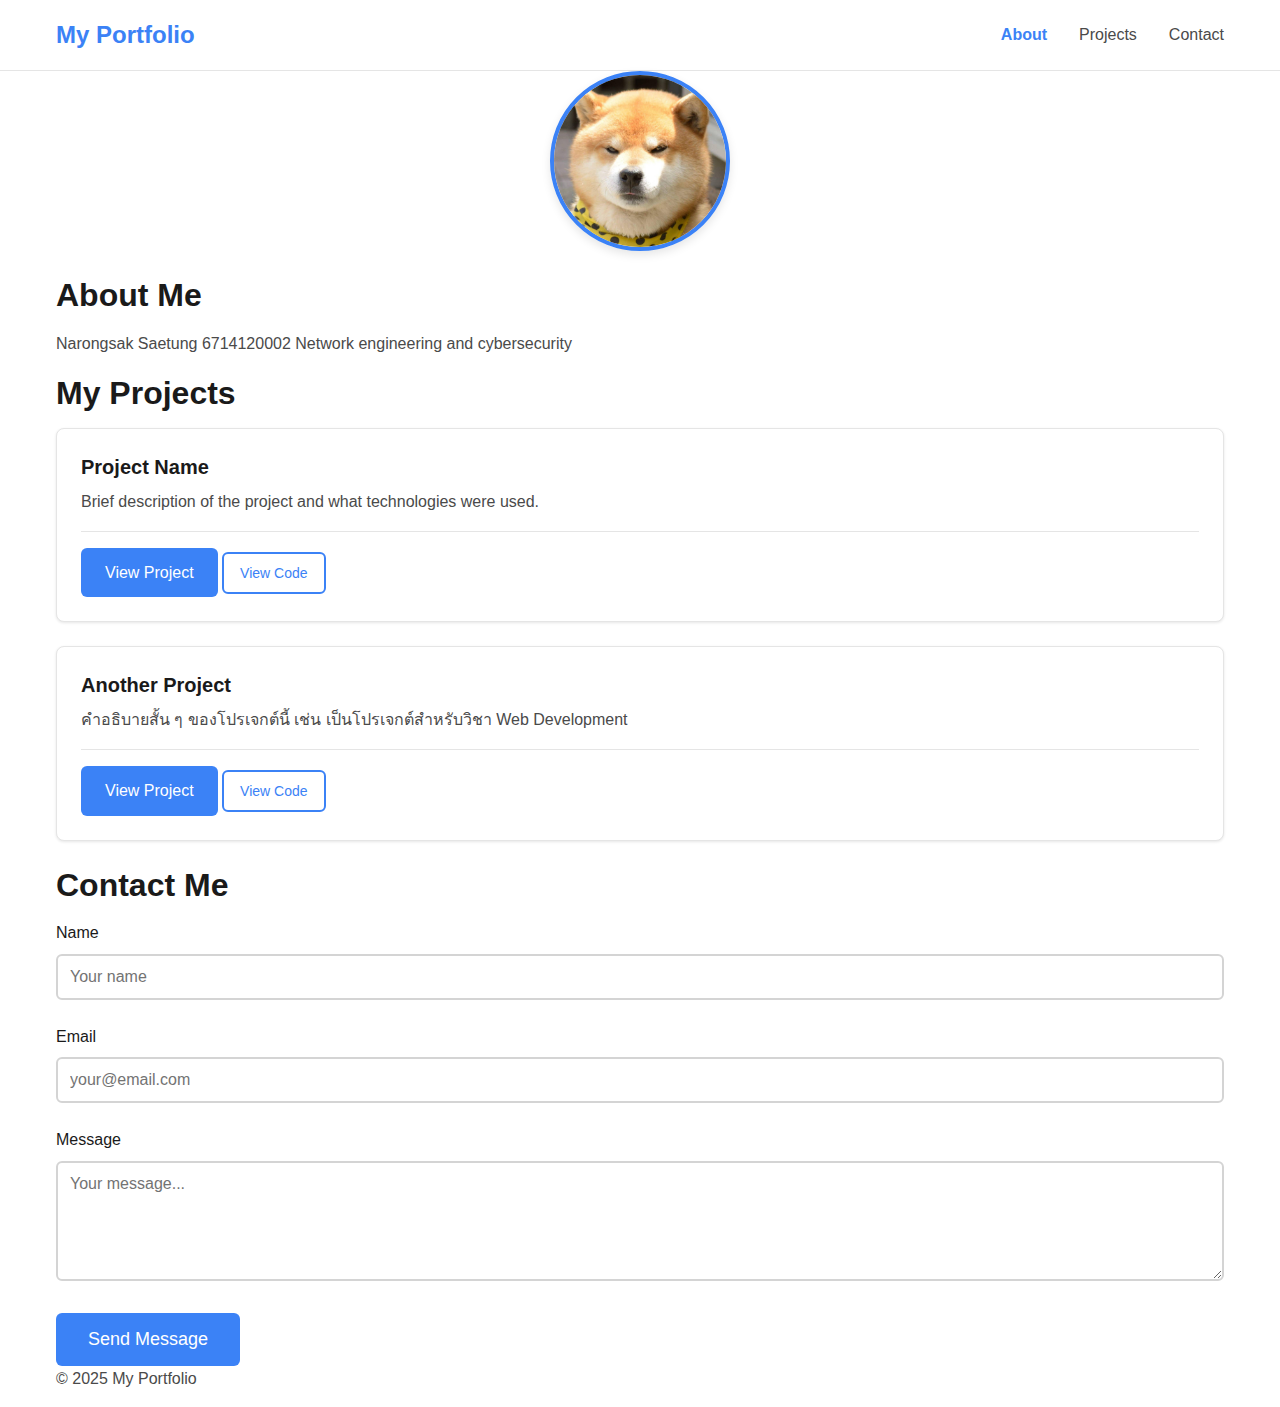
<file: index.html>
<!DOCTYPE html>
<html lang="th">
<head>
    <meta charset="UTF-8">
    <meta name="viewport" content="width=device-width, initial-scale=1.0">
    <title>My Portfolio</title>

    <!-- เชื่อมไฟล์ CSS -->
    <link rel="stylesheet" href="style.css">
</head>

<body>

    <!-- Navigation Bar -->
    <header>
        <div class="container">
            <nav>
                <div class="nav-brand">My Portfolio</div>
                <ul class="nav-links">
                    <li><a href="#about" class="active">About</a></li>
                    <li><a href="#projects">Projects</a></li>
                    <li><a href="#contact">Contact</a></li>
                </ul>
            </nav>
        </div>
    </header>

    <!-- Main Content -->
    <main class="container">

        <!-- About Section -->
        <section id="about">
            <img src="images/shiba.png" alt="My profile photo" class="profile-image">
        
            <h2>About Me</h2>
            <p>
                Narongsak Saetung 6714120002 Network engineering and cybersecurity
            </p>
        </section>

        <!-- Projects Section -->
        <section id="projects">
            <h2>My Projects</h2>

            <!-- Card 1 -->
            <div class="card">
                <h3 class="card-title">Project Name</h3>
                <p class="card-description">
                    Brief description of the project and what technologies were used.
                </p>
                <div class="card-footer">
                    <a href="#" class="btn btn-primary">View Project</a>
                    <a href="#" class="btn btn-secondary btn-sm">View Code</a>
                </div>
            </div>

            <!-- Card 2 -->
            <div class="card">
                <h3 class="card-title">Another Project</h3>
                <p class="card-description">
                    คำอธิบายสั้น ๆ ของโปรเจกต์นี้ เช่น เป็นโปรเจกต์สำหรับวิชา Web Development
                </p>
                <div class="card-footer">
                    <a href="#" class="btn btn-primary">View Project</a>
                    <a href="#" class="btn btn-secondary btn-sm">View Code</a>
                </div>
            </div>

        </section>

        <!-- Contact Section -->
        <section id="contact">
            <h2>Contact Me</h2>
            <form>
                <div class="form-group">
                    <label for="name">Name</label>
                    <input type="text" id="name" name="name" placeholder="Your name" required>
                </div>
                
                <div class="form-group">
                    <label for="email">Email</label>
                    <input type="email" id="email" name="email" placeholder="your@email.com" required>
                </div>
                
                <div class="form-group">
                    <label for="message">Message</label>
                    <textarea id="message" name="message" placeholder="Your message..." required></textarea>
                </div>
                
                <button type="submit" class="btn btn-primary btn-lg">Send Message</button>
            </form>
        </section>

    </main>

    <!-- Footer -->
    <footer class="container">
        <p>© 2025 My Portfolio</p>
    </footer>

</body>
</html>
</file>
<file: style.css>
/* ------------------------------------------------------------
   CSS Reset - Remove browser defaults
------------------------------------------------------------ */
* {
    margin: 0;
    padding: 0;
    box-sizing: border-box;
}

/* ------------------------------------------------------------
   CSS Variables for Color System (Step 2.1)
------------------------------------------------------------ */
:root {
    /* Primary colors */
    --color-primary: #3b82f6;
    --color-primary-dark: #2563eb;
    --color-primary-light: #60a5fa;

    /* Neutral colors */
    --color-neutral-100: #f5f5f5;
    --color-neutral-200: #e5e5e5;
    --color-neutral-300: #d4d4d4;
    --color-neutral-700: #404040;
    --color-neutral-800: #262626;
    --color-neutral-900: #171717;

    /* Semantic colors */
    --color-success: #22c55e;
    --color-warning: #f59e0b;
    --color-error: #ef4444;

    /* Text colors */
    --color-text-primary: #1a1a1a;
    --color-text-secondary: #4a4a4a;
    --color-text-muted: #737373;

    /* Background colors */
    --color-bg-primary: #ffffff;
    --color-bg-secondary: #f5f5f5;
    --color-bg-tertiary: #e5e5e5;
}

/* ------------------------------------------------------------
   Base Styles
------------------------------------------------------------ */
body {
    font-family: -apple-system, BlinkMacSystemFont, 'Segoe UI', Roboto, 'Helvetica Neue', Arial, sans-serif;
    font-size: 16px;
    line-height: 1.6;
    color: var(--color-text-primary);
    background-color: var(--color-bg-primary);
}

img {
    max-width: 100%;
    height: auto;
    display: block;
}

ul, ol {
    list-style: none;
}

a {
    text-decoration: none;
    color: inherit;
}

/* ------------------------------------------------------------
   Typography Hierarchy (Step 2.2)
------------------------------------------------------------ */
h1 {
    font-size: 2.5rem;
    font-weight: 700;
    line-height: 1.2;
    margin-bottom: 1rem;
    color: var(--color-text-primary);
}

h2 {
    font-size: 2rem;
    font-weight: 600;
    line-height: 1.3;
    margin-bottom: 0.875rem;
    color: var(--color-text-primary);
}

h3 {
    font-size: 1.5rem;
    font-weight: 600;
    line-height: 1.4;
    margin-bottom: 0.75rem;
    color: var(--color-text-secondary);
}

p {
    margin-bottom: 1rem;
    color: var(--color-text-secondary);
}

strong {
    font-weight: 700;
    color: var(--color-text-primary);
}

em {
    font-style: italic;
    color: var(--color-text-secondary);
}

/* ------------------------------------------------------------
   Container System (Step 3.1)
------------------------------------------------------------ */
.container {
    width: 100%;
    max-width: 1200px;
    margin-left: auto;
    margin-right: auto;
    padding-left: 1rem;
    padding-right: 1rem;
}

.container-narrow {
    max-width: 800px;
}

/* ------------------------------------------------------------
   Card Component (Step 3.3)
------------------------------------------------------------ */
.card {
    background-color: var(--color-bg-primary);
    border: 1px solid var(--color-neutral-200);
    border-radius: 8px;
    padding: 1.5rem;
    margin-bottom: 1.5rem;
    box-shadow: 0 1px 3px rgba(0, 0, 0, 0.1);
    transition: transform 0.2s ease, box-shadow 0.2s ease;
}

.card:hover {
    transform: translateY(-4px);
    box-shadow: 0 4px 12px rgba(0, 0, 0, 0.15);
}

.card-title {
    font-size: 1.25rem;
    font-weight: 600;
    margin-bottom: 0.5rem;
    color: var(--color-text-primary);
}

.card-description {
    color: var(--color-text-secondary);
    margin-bottom: 1rem;
}

.card-footer {
    border-top: 1px solid var(--color-neutral-200);
    padding-top: 1rem;
    margin-top: 1rem;
}

/* ------------------------------------------------------------
   Buttons (Step 4.1)
------------------------------------------------------------ */
.btn {
    display: inline-block;
    padding: 0.75rem 1.5rem;
    font-size: 1rem;
    font-weight: 500;
    text-align: center;
    border: none;
    border-radius: 6px;
    cursor: pointer;
    transition: all 0.2s ease;
    text-decoration: none;
}

.btn-primary {
    background-color: var(--color-primary);
    color: white;
}

.btn-primary:hover {
    background-color: var(--color-primary-dark);
    transform: translateY(-2px);
    box-shadow: 0 4px 8px rgba(59, 130, 246, 0.3);
}

.btn-primary:active {
    transform: translateY(0);
    box-shadow: 0 2px 4px rgba(59, 130, 246, 0.3);
}

.btn-secondary {
    background-color: transparent;
    color: var(--color-primary);
    border: 2px solid var(--color-primary);
}

.btn-secondary:hover {
    background-color: var(--color-primary);
    color: white;
}

.btn-sm {
    padding: 0.5rem 1rem;
    font-size: 0.875rem;
}

.btn-lg {
    padding: 1rem 2rem;
    font-size: 1.125rem;
}

/* ------------------------------------------------------------
   Navigation Bar (Step 4.2)
------------------------------------------------------------ */
header {
    background-color: var(--color-bg-primary);
    border-bottom: 1px solid var(--color-neutral-200);
    padding: 1rem 0;
}

nav {
    display: flex;
    justify-content: space-between;
    align-items: center;
}

.nav-brand {
    font-size: 1.5rem;
    font-weight: 700;
    color: var(--color-primary);
}

.nav-links {
    display: flex;
    gap: 2rem;
}

.nav-links a {
    color: var(--color-text-secondary);
    font-weight: 500;
    transition: color 0.2s ease;
}

.nav-links a:hover {
    color: var(--color-primary);
}

.nav-links a.active {
    color: var(--color-primary);
    font-weight: 600;
}

/* ------------------------------------------------------------
   Profile Image Styling (Step 5.1)
------------------------------------------------------------ */
/* Project Images */
.profile-image {
    width: 180px;        /* ขนาดกำลังดี */
    height: 180px;
    border-radius: 50%;
    object-fit: cover;
    border: 4px solid var(--color-primary);
    box-shadow: 0 4px 10px rgba(0, 0, 0, 0.1);
    margin: 0 auto 1.5rem;
    display: block;
}

/* Image Card Combination */
.card-with-image {
    padding: 0;
    overflow: hidden;
}

.card-with-image .card-body {
    padding: 1.5rem;
}

.profile-image-square {
    width: 200px;
    height: 200px;
    border-radius: 12px;
    object-fit: cover;
    box-shadow: 0 4px 12px rgba(0, 0, 0, 0.1);
}

/* Form Styles */
.form-group {
    margin-bottom: 1.5rem;
   }
   
   /* Labels */
   label {
    display: block;
    margin-bottom: 0.5rem;
    font-weight: 500;
    color: var(--color-text-primary);
   }
   
   /* Text Inputs และ Textarea */
   input[type="text"],
   input[type="email"],
   input[type="tel"],
   textarea {
    width: 100%;
    padding: 0.75rem;
    font-size: 1rem;
    font-family: inherit;
    border: 2px solid var(--color-neutral-300);
    border-radius: 6px;
    background-color: var(--color-bg-primary);
    color: var(--color-text-primary);
    transition: border-color 0.2s ease, box-shadow 0.2s ease;
   }
   
   /* Focus State */
   input:focus,
   textarea:focus {
    outline: none;
    border-color: var(--color-primary);
    box-shadow: 0 0 0 3px rgba(59, 130, 246, 0.1);
   }
   
   /* Textarea specific */
   textarea {
    resize: vertical;
    min-height: 120px;
   }
   
   /* Placeholder */
   input::placeholder,
   textarea::placeholder {
    color: var(--color-text-muted);
   }
</file>
